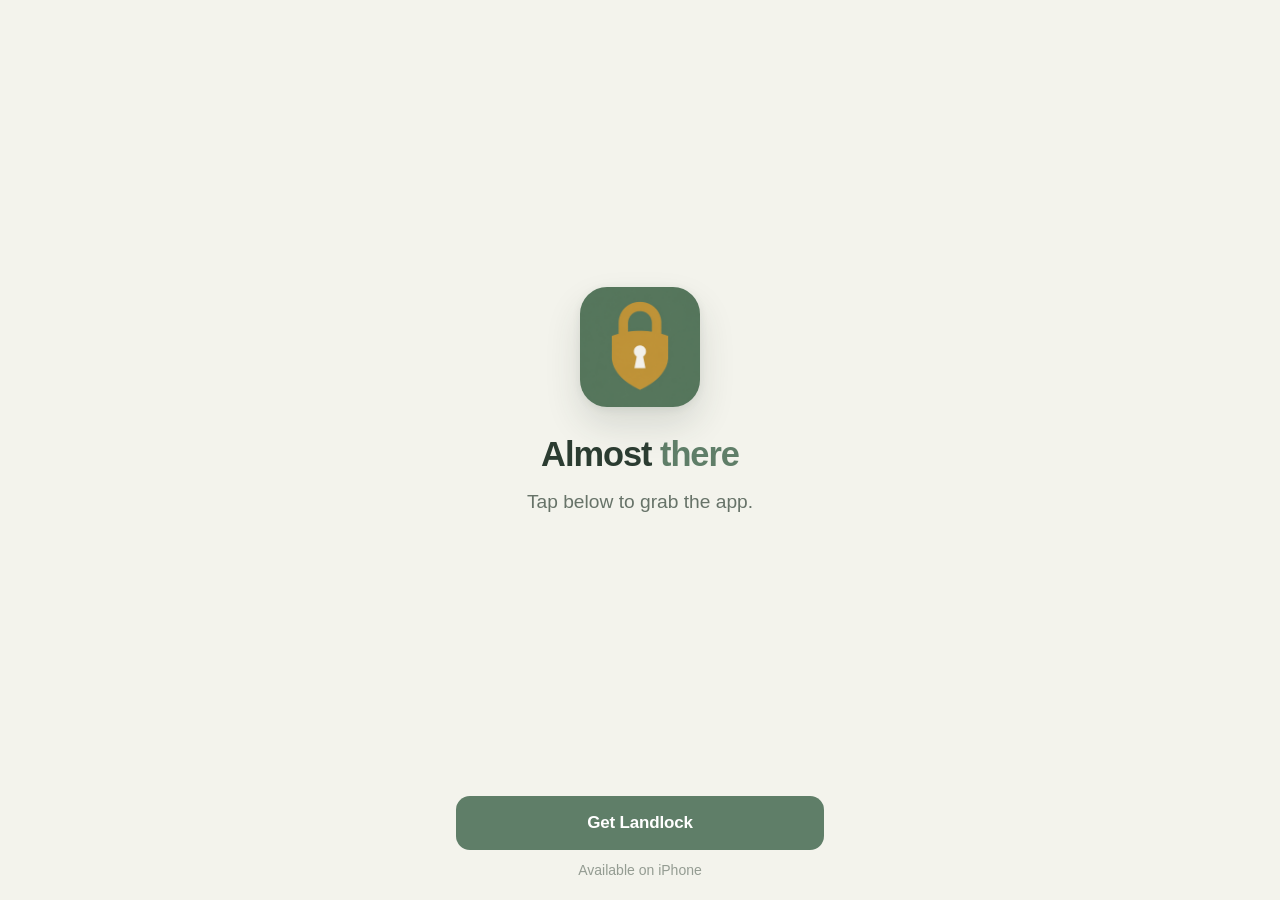
<file: index.html>
<!DOCTYPE html>
<html lang="en">
<head>
  <meta charset="utf-8" />
  <meta name="viewport" content="width=device-width, initial-scale=1" />
  <title>Get Landlock</title>
  <meta
    name="description"
    content="Download Landlock — auto-block distracting apps when you walk into the places that matter."
  />
  <meta name="robots" content="noindex" />
  <meta name="theme-color" content="#f3f3ec" />
  <meta property="og:title" content="Get Landlock" />
  <meta
    property="og:description"
    content="It's time to regain control of your space."
  />
  <meta property="og:url" content="https://landlock.app/" />
  <meta property="og:type" content="website" />
  <meta property="og:image" content="https://landlock.app/assets/app-logo.png" />
  <link rel="canonical" href="https://landlock.app/" />
  <link rel="icon" href="assets/favicon.png" type="image/png" />
  <link rel="apple-touch-icon" href="assets/apple-touch-icon.png" />
  <link rel="stylesheet" href="styles.css?v=7" />
  <script>
    (function () {
      // Instant hop for real browsers (Safari/Chrome) — e.g. someone sees
      // landlock.app on TikTok and types it into Safari.
      var PROVIDER_TOKEN = "128914084";
      var ua = navigator.userAgent || "";
      var ios =
        /iPhone|iPad|iPod/i.test(ua) ||
        (navigator.platform === "MacIntel" && navigator.maxTouchPoints > 1);
      var android = /Android/i.test(ua);
      var inApp =
        /Instagram|Barcelona|FBAN|FBAV|FB_IAB|Messenger|TikTok|Bytedance|ByteLocale|musical_ly|TTWebView/i.test(
          ua
        );
      if ((!ios && !android) || inApp) return;

      var params = new URLSearchParams(location.search);
      var ct = (
        params.get("src") ||
        params.get("ct") ||
        params.get("c") ||
        "web"
      )
        .trim()
        .toLowerCase()
        .replace(/\s+/g, "_")
        .replace(/[^a-z0-9_-]/g, "")
        .slice(0, 40) || "web";

      var q = "mt=8&ct=" + encodeURIComponent(ct);
      if (PROVIDER_TOKEN) q += "&pt=" + encodeURIComponent(PROVIDER_TOKEN);
      var href =
        "https://apps.apple.com/us/app/landlock/id6789275579?" + q;

      window.__LANDLOCK_REDIRECTED__ = true;
      location.replace(href);
    })();
  </script>
</head>
<body>
  <main class="page">
    <div class="brand-block">
      <div class="icon-wrap">
        <img
          class="app-icon"
          src="assets/app-logo.png?v=7"
          width="512"
          height="512"
          alt="Landlock app icon"
        />
      </div>

      <header class="hero">
        <h1 class="title" id="title">
          Taking you to <span class="accent">Landlock</span>…
        </h1>
        <p class="lede" id="subtitle">Hang tight, we're opening the App Store.</p>
      </header>
    </div>

    <div class="dock">
      <a
        class="btn"
        id="store-link"
        href="https://apps.apple.com/us/app/landlock/id6789275579?mt=8&ct=web"
      >
        Get Landlock
      </a>
      <p class="hint">Available on iPhone</p>
    </div>
  </main>

  <script src="app.js?v=8"></script>
</body>
</html>
</file>
<file: styles.css>
:root {
  --cream: #f3f3ec;
  --pine: #2b3c31;
  --sage: #5f7e68;
  --gold: #b79346;
  --muted: rgba(43, 60, 49, 0.7);
}

*,
*::before,
*::after {
  box-sizing: border-box;
}

html,
body {
  margin: 0;
  min-height: 100%;
}

body {
  min-height: 100dvh;
  color: var(--pine);
  font-family:
    -apple-system,
    BlinkMacSystemFont,
    "SF Pro Text",
    "SF Pro Display",
    "Helvetica Neue",
    Helvetica,
    Arial,
    sans-serif;
  -webkit-font-smoothing: antialiased;
  background: var(--cream);
}

/* Keep the page fully visible. In-app browsers often block redirects; a
   faded page looked like a blank white screen on Instagram. */

.page {
  min-height: 100dvh;
  width: min(100%, 26rem);
  margin: 0 auto;
  padding:
    max(2rem, 6vh) 1.5rem
    calc(1.35rem + env(safe-area-inset-bottom));
  display: flex;
  flex-direction: column;
  align-items: center;
  text-align: center;
}

.brand-block {
  flex: 1;
  width: 100%;
  display: flex;
  flex-direction: column;
  align-items: center;
  justify-content: center;
  padding-bottom: 1rem;
}

.icon-wrap {
  animation: fade-up 0.55s ease both;
}

.app-icon {
  display: block;
  width: min(7.5rem, 28vw);
  height: auto;
  aspect-ratio: 1;
  border-radius: 22.5%;
  background: var(--sage);
  box-shadow:
    0 18px 36px rgba(43, 60, 49, 0.14),
    0 2px 8px rgba(43, 60, 49, 0.08);
}

.hero {
  margin-top: 1.75rem;
  animation: fade-up 0.55s ease 0.08s both;
}

.title {
  margin: 0;
  font-size: clamp(1.7rem, 6.5vw, 2.15rem);
  font-weight: 700;
  letter-spacing: -0.03em;
  line-height: 1.15;
  color: var(--pine);
}

.title .accent {
  color: var(--sage);
}

.lede {
  margin: 0.85rem auto 0;
  max-width: 18rem;
  font-size: clamp(1.05rem, 3.8vw, 1.2rem);
  line-height: 1.35;
  font-weight: 400;
  color: var(--muted);
}

.dock {
  margin-top: auto;
  width: 100%;
  padding-top: 2rem;
  animation: fade-up 0.55s ease 0.18s both;
}

.btn {
  appearance: none;
  border: 0;
  display: flex;
  align-items: center;
  justify-content: center;
  width: 100%;
  min-height: 3.4rem;
  padding: 1rem 1.25rem;
  border-radius: 0.875rem;
  background: var(--sage);
  color: #fff;
  font: inherit;
  font-size: 1.0625rem;
  font-weight: 600;
  letter-spacing: -0.01em;
  text-decoration: none;
  transition: background 0.18s ease, transform 0.15s ease;
}

.btn:hover {
  background: #536f5b;
}

.btn:active {
  transform: scale(0.985);
}

.hint {
  margin: 0.75rem 0 0;
  font-size: 0.875rem;
  font-weight: 500;
  color: rgba(43, 60, 49, 0.48);
}

@keyframes fade-up {
  from {
    opacity: 0;
    transform: translateY(10px);
  }
  to {
    opacity: 1;
    transform: none;
  }
}

@media (prefers-reduced-motion: reduce) {
  .hero,
  .icon-wrap,
  .dock {
    animation: none !important;
  }

  .btn {
    transition: none;
  }
}
</file>
